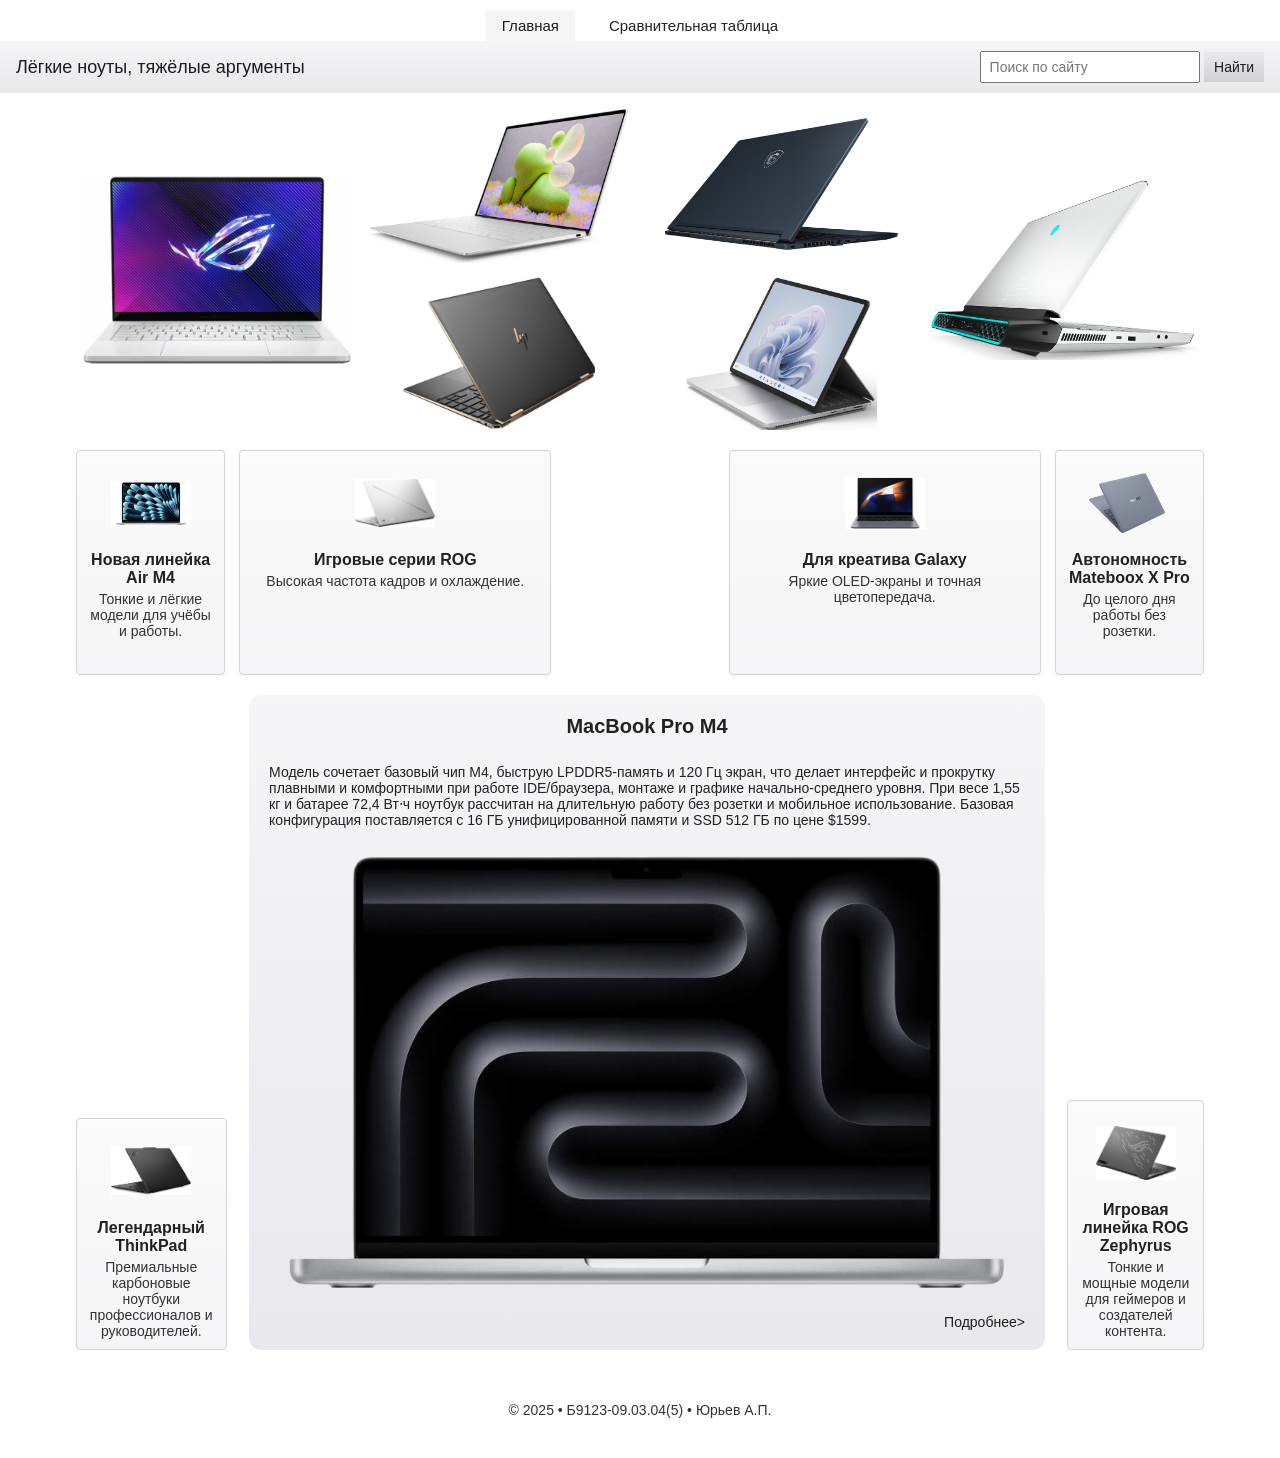
<file: index.html>
<!DOCTYPE html>
<html lang="ru">
<head>
  <meta charset="UTF-8">
  <meta name="viewport" content="width=device-width, initial-scale=1">
  <title>Ноутбуки — главная</title>
  <link rel="stylesheet" href="css/style.css">
</head>
<body>

  <nav class="topnav">
    <ul class="topnav__list">
      <li class="topnav__item topnav__item--active"><a href="#">Главная</a></li>
      <li class="topnav__item"><a href="data.html">Сравнительная таблица</a></li>
    </ul>
  </nav>

  <div class="brandbar">
    <div class="brandbar__inner">
      <span class="brandbar__logo">Лёгкие ноуты, тяжёлые аргументы</span>
      <div class="brandbar__search">
        <input type="text" placeholder="Поиск по сайту">
        <button type="button">Найти</button>
      </div>
    </div>
  </div>

  <main class="page">

    <div class="gallery">
      <div class="column column-tall">
        <div class="cell">
          <a href="laptop.html">
            <img src="images/ROG_Zephyrus.jpeg" alt="Фото 1">
          </a>
        </div>
      </div>

      <div class="column column-mid">
        <div class="cell">
          <img src="images/XPS_13.jpg" alt="Фото 2">
        </div>
        <div class="cell">
          <img src="images/HP_Spectre_x360.jpeg" alt="Фото 3">
        </div>
      </div>

      <div class="column column-mid">
        <div class="cell">
          <img src="images/MSI_Stealth_16_Studio.jpeg" alt="Фото 4">
        </div>
        <div class="cell">
          <img src="images/Microsoft-Surface-Laptop-Studio.jpeg" alt="Фото 5">
        </div>
      </div>

      <div class="column column-tall">
        <div class="cell">
          <img src="images/Alienware_Area_51m_R2.jpeg" alt="Фото 6">
        </div>
      </div>
    </div>

    <div class="cards cards--top">
      <article class="card card--narrow">
        <img class="card__pic" src="images/Macbook_Air.jpeg" alt="Мини">
        <h3 class="card__title">Новая линейка Air M4</h3>
        <p class="card__text">Тонкие и лёгкие модели для учёбы и работы.</p>
      </article>

      <article class="card card--wide">
        <img class="card__pic" src="images/ROG_Zephyrus_1.jpeg" alt="Мини">
        <h3 class="card__title">Игровые серии ROG</h3>
        <p class="card__text">Высокая частота кадров и охлаждение.</p>
      </article>

      <div class="cards__spacer" aria-hidden="true"></div>

      <article class="card card--wide">
        <img class="card__pic" src="images/Samsung_Galaxy_Book4_Ultra.jpeg" alt="Мини">
        <h3 class="card__title">Для креатива Galaxy</h3>
        <p class="card__text">Яркие OLED‑экраны и точная цветопередача.</p>
      </article>

      <article class="card card--narrow">
        <img class="card__pic" src="images/Huawei_Matebook_X_Pro.png" alt="Мини">
        <h3 class="card__title">Автономность Mateboox X Pro</h3>
        <p class="card__text">До целого дня работы без розетки.</p>
      </article>
    </div>

    <div class="feature-row">
      <article class="card card--side">
        <img class="card__pic" src="images/Lenovo_ThinkPad_X1.jpg" alt="Мини">
        <h3 class="card__title">Легендарный ThinkPad</h3>
        <p class="card__text">Премиальные карбоновые ноутбуки профессионалов и руководителей.
        </p>
      </article>

      <div class="feature">
        <h2 class="feature__title">MacBook Pro M4</h2>
        <p>Модель сочетает базовый чип M4, быструю LPDDR5‑память и 120 Гц экран, что делает интерфейс и прокрутку плавными и комфортными при работе IDE/браузера, монтаже и графике начально‑среднего уровня. При весе 1,55 кг и батарее 72,4 Вт⋅ч ноутбук рассчитан на длительную работу без розетки и мобильное использование. Базовая конфигурация поставляется с 16 ГБ унифицированной памяти и SSD 512 ГБ по цене $1599.</p>
        <div class="feature__image">
          <img src="images/Macbook_Pro.png" alt="Широкое изображение">
        </div>
        <a class="feature__more" href="#">Подробнее&gt;</a>
      </div>

      <article class="card card--side">
        <img class="card__pic" src="images/ROG_Zephyrus_2.jpeg" alt="Мини">
        <h3 class="card__title">Игровая линейка ROG Zephyrus</h3>
        <p class="card__text">Тонкие и мощные модели для геймеров и создателей контента.
        </p>
      </article>
    </div>

  </main>

  <footer class="footer">
    <p>© 2025 • Б9123-09.03.04(5) • Юрьев А.П.</p>
  </footer>

</body>
</html>
</file>
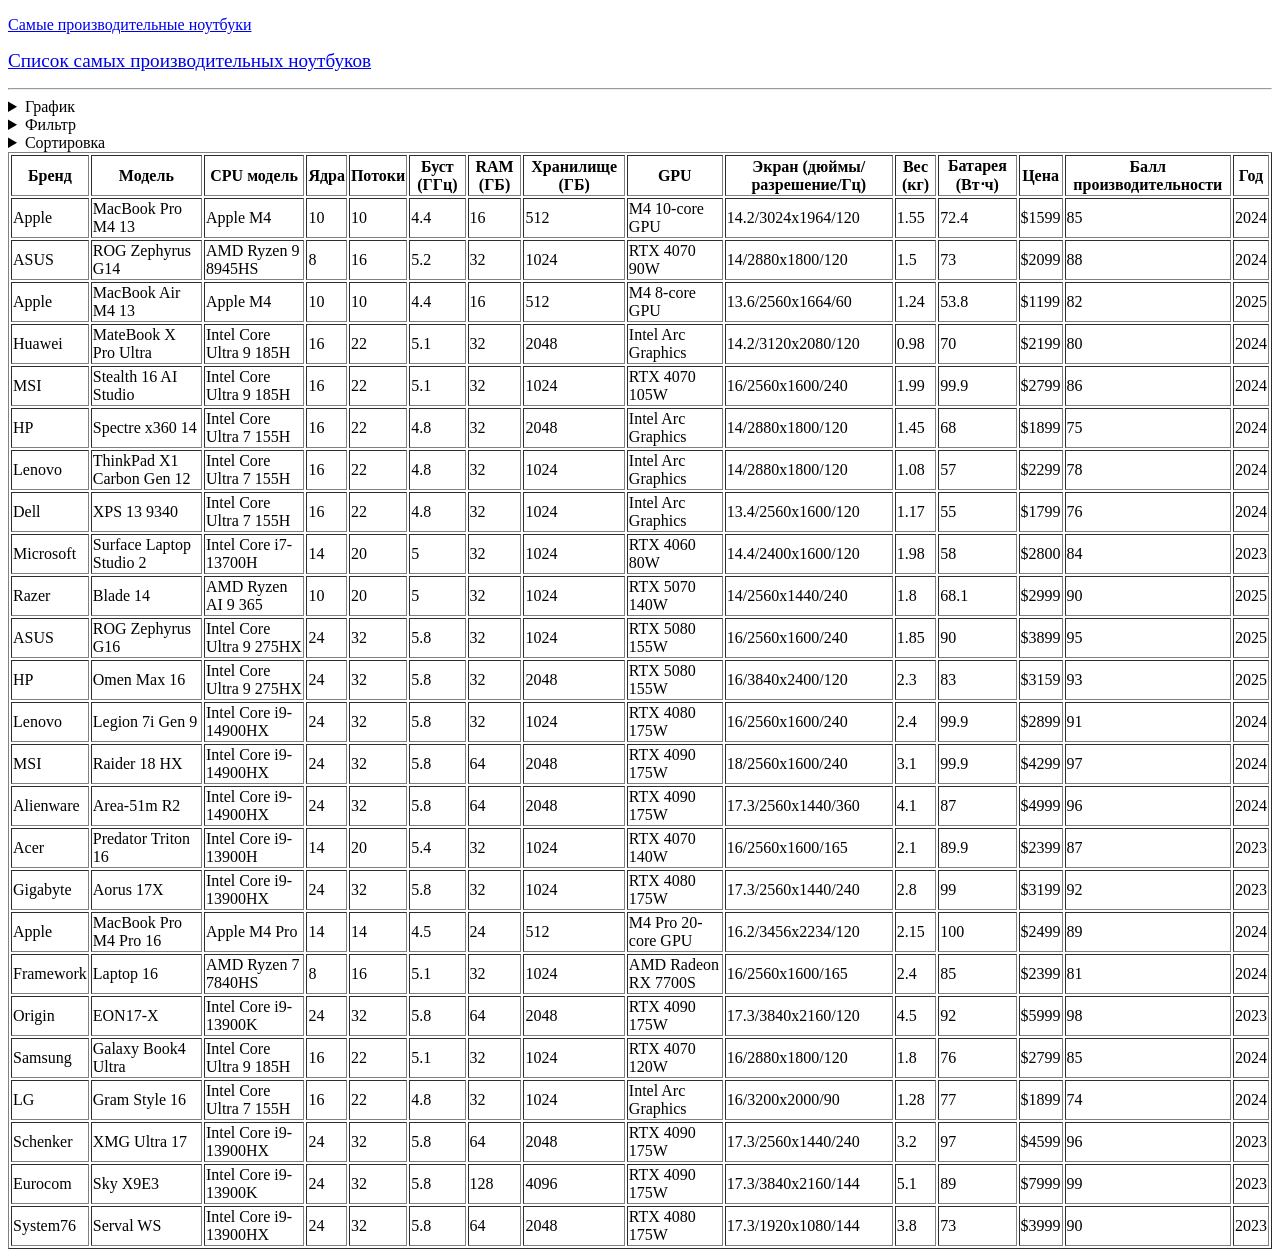
<file: data.html>
<!DOCTYPE html>
<html lang="ru">
	<head>
		<meta charset="utf-8">
		<meta name="viewport" content="width=device-width, initial-scale=1">
		<title>Новая страница</title>
	</head>
	<body>
		<div class="links">
			<p><a href="index.html">Самые производительные ноутбуки</a></p>
			<p>
				<a href="data.html"
					><big>Список самых производительных ноутбуков</big></a
				>
			</p>
		</div>
		<hr>
		<div class="filters">
			<details>
				<summary>График</summary>
				<p><b>Значение по оси OX:</b></p>
				<form>
					<label> <input type="radio" id="manufacturer" name="quest_1" value="1_1">Производитель </label><br>
   				<label> <input type="radio" id="year" name="quest_1" value="1_2">Год </label><br>
   				<label> <input type="radio" id="model" name="quest_1" value="1_3">Модель </label>
				</form>
				<p><b>Значение по оси OY:</b></p>
				<form>
					<label> <input type="checkbox" id="max_price" name="quest_2" value="2_1">Максимальная цена </label><br>
   				<label> <input type="checkbox" id="min_price" name="quest_2" value="2_2">Минимальная цена </label><br>
   				<label> <input type="checkbox" id="performance_average" name="quest_2" value="2_3">Средний балл производительности </label>
				</form>
				<p><input type="button" id="build" value="Построить"></p>
				<p>Здесь будет график</p>
			</details>
			<details>
				<summary>Фильтр</summary>
				<form>
					<p>Бренд: <input type="text" name="brand" id="brand"></p>
					<p>Модель: <input type="text" name="model_input" id="model_input"></p>
					<p>CPU модель: <input type="text" name="CPU" id="CPU"></p>
					<p>Ядра: от <input type="text" name="kernel" id="kernel_min"> до <input type="text" name="kernel" id="kernel_max"></p>
					<p>Потоки: от <input type="text" name="threads" id="threads_min"> до <input type="text" name="threads" id="threads_max"></p>
					<p>Буст (ГГц): от <input type="text" name="boost" id="boost_min"> до <input type="text" name="boost" id="boost_max"></p>
					<p>RAM (ГБ): от <input type="text" name="RAM" id="RAM_min"> до <input type="text" name="RAM" id="RAM_max"></p>
					<p>Хранилище (ГБ): от <input type="text" name="storage" id="storage_min"> до <input type="text" name="storage" id="storage_max"></p>
					<p>GPU: <input type="text" name="GPU" id="GPU"></p>
					<p>Экран (дюймы/разрешение/Гц): <input type="text" name="screen" id="screen"></p>
					<p>Вес (кг): от <input type="text" name="weight" id="weight_min"> до <input type="text" name="weight" id="weight_max"></p>
					<p>Батарея (Вт⋅ч): от <input type="text" name="battery" id="battery_min"> до <input type="text" name="battery" id="battery_max"></p>
					<p>Цена: от <input type="text" name="price" id="price_min"> до <input type="text" name="price" id="price_max"></p>
					<p>Балл производительности: от <input type="text" name="performance_min" id="performance"> до <input type="text" name="performance" id="performance_max"></p>
					<p>Год: от <input type="text" name="year" id="year_min"> до <input type="text" name="year" id="year_max"></p>
				</form>
				<p><input type="button" id="find" value="Найти"></p>
			</details>
			<details>
				<summary>Сортировка</summary>
				<p>
				<label for="task_1">
          Первый уровень:
          <select id="task_1">
            <option value="0">Нет</option>
            <option value="1">Бренд</option>
            <option value="2">Модель</option>
            <option value="3">CPU модель</option>
						<option value="4">Ядра</option>
						<option value="5">Потоки</option>
						<option value="6">Буст (ГГц)</option>
						<option value="7">RAM (ГБ)</option>
						<option value="8">Хранилище (ГБ)</option>
						<option value="9">GPU</option>
						<option value="10">Экран (дюймы/разрешение/Гц)</option>
						<option value="11">Вес (кг)</option>
						<option value="12">Батарея (Вт⋅ч)</option>
						<option value="13">Цена</option>
						<option value="14">Балл производительности</option>
						<option value="15">Год</option>
          </select>
        </label>
				<label> 
					По убыванию?
					<input type="checkbox" id="yes_or_no_1" name="quest_2" value="2_1"></label>
				</p>
				<p>
				<label for="task_2">
          Второй уровень:
          <select id="task_2">
            <option value="0">Нет</option>
            <option value="1">Бренд</option>
            <option value="2">Модель</option>
            <option value="3">CPU модель</option>
						<option value="4">Ядра</option>
						<option value="5">Потоки</option>
						<option value="6">Буст (ГГц)</option>
						<option value="7">RAM (ГБ)</option>
						<option value="8">Хранилище (ГБ)</option>
						<option value="9">GPU</option>
						<option value="10">Экран (дюймы/разрешение/Гц)</option>
						<option value="11">Вес (кг)</option>
						<option value="12">Батарея (Вт⋅ч)</option>
						<option value="13">Цена</option>
						<option value="14">Балл производительности</option>
						<option value="15">Год</option>
          </select>
        </label>
				<label> 
					По убыванию?
					<input type="checkbox" id="yes_or_no_2" name="quest_2" value="2_1"></label>
				</p>
				<p>
				<label for="task_3">
          Третий уровень:
          <select id="task_3">
						<option value="0">Нет</option>
            <option value="1">Бренд</option>
            <option value="2">Модель</option>
            <option value="3">CPU модель</option>
						<option value="4">Ядра</option>
						<option value="5">Потоки</option>
						<option value="6">Буст (ГГц)</option>
						<option value="7">RAM (ГБ)</option>
						<option value="8">Хранилище (ГБ)</option>
						<option value="9">GPU</option>
						<option value="10">Экран (дюймы/разрешение/Гц)</option>
						<option value="11">Вес (кг)</option>
						<option value="12">Батарея (Вт⋅ч)</option>
						<option value="13">Цена</option>
						<option value="14">Балл производительности</option>
						<option value="15">Год</option>
          </select>
        </label>
				<label> 
					По убыванию?
					<input type="checkbox" id="yes_or_no_3" name="quest_2" value="2_1"></label>
				</p>
				<p><input type="button" id="sort" value="Сортировать"></p>
			</details>
		</div>
		<div class="table">
			<table border="1" align="middle">
				<thead>
					<tr>
						<th scope="col">Бренд</th>
						<th scope="col">Модель</th>
						<th scope="col">CPU модель</th>
						<th scope="col">Ядра</th>
						<th scope="col">Потоки</th>
						<th scope="col">Буст (ГГц)</th>
						<th scope="col">RAM (ГБ)</th>
						<th scope="col">Хранилище (ГБ)</th>
						<th scope="col">GPU</th>
						<th scope="col">Экран (дюймы/разрешение/Гц)</th>
						<th scope="col">Вес (кг)</th>
						<th scope="col">Батарея (Вт⋅ч)</th>
						<th scope="col">Цена</th>
						<th scope="col">Балл производительности</th>
						<th scope="col">Год</th>
					</tr>
				</thead>
				<tbody>
					<tr>
						<td>Apple</td>
						<td>MacBook Pro M4 13</td>
						<td>Apple M4</td>
						<td>10</td>
						<td>10</td>
						<td>4.4</td>
						<td>16</td>
						<td>512</td>
						<td>M4 10-core GPU</td>
						<td>14.2/3024x1964/120</td>
						<td>1.55</td>
						<td>72.4</td>
						<td>$1599</td>
						<td>85</td>
						<td>2024</td>
					</tr>
					<tr>
						<td>ASUS</td>
						<td>ROG Zephyrus G14</td>
						<td>AMD Ryzen 9 8945HS</td>
						<td>8</td>
						<td>16</td>
						<td>5.2</td>
						<td>32</td>
						<td>1024</td>
						<td>RTX 4070 90W</td>
						<td>14/2880x1800/120</td>
						<td>1.5</td>
						<td>73</td>
						<td>$2099</td>
						<td>88</td>
						<td>2024</td>
					</tr>
					<tr>
						<td>Apple</td>
						<td>MacBook Air M4 13</td>
						<td>Apple M4</td>
						<td>10</td>
						<td>10</td>
						<td>4.4</td>
						<td>16</td>
						<td>512</td>
						<td>M4 8-core GPU</td>
						<td>13.6/2560x1664/60</td>
						<td>1.24</td>
						<td>53.8</td>
						<td>$1199</td>
						<td>82</td>
						<td>2025</td>
					</tr>
					<tr>
						<td>Huawei</td>
						<td>MateBook X Pro Ultra</td>
						<td>Intel Core Ultra 9 185H</td>
						<td>16</td>
						<td>22</td>
						<td>5.1</td>
						<td>32</td>
						<td>2048</td>
						<td>Intel Arc Graphics</td>
						<td>14.2/3120x2080/120</td>
						<td>0.98</td>
						<td>70</td>
						<td>$2199</td>
						<td>80</td>
						<td>2024</td>
					</tr>
					<tr>
						<td>MSI</td>
						<td>Stealth 16 AI Studio</td>
						<td>Intel Core Ultra 9 185H</td>
						<td>16</td>
						<td>22</td>
						<td>5.1</td>
						<td>32</td>
						<td>1024</td>
						<td>RTX 4070 105W</td>
						<td>16/2560x1600/240</td>
						<td>1.99</td>
						<td>99.9</td>
						<td>$2799</td>
						<td>86</td>
						<td>2024</td>
					</tr>
					<tr>
						<td>HP</td>
						<td>Spectre x360 14</td>
						<td>Intel Core Ultra 7 155H</td>
						<td>16</td>
						<td>22</td>
						<td>4.8</td>
						<td>32</td>
						<td>2048</td>
						<td>Intel Arc Graphics</td>
						<td>14/2880x1800/120</td>
						<td>1.45</td>
						<td>68</td>
						<td>$1899</td>
						<td>75</td>
						<td>2024</td>
					</tr>
					<tr>
						<td>Lenovo</td>
						<td>ThinkPad X1 Carbon Gen 12</td>
						<td>Intel Core Ultra 7 155H</td>
						<td>16</td>
						<td>22</td>
						<td>4.8</td>
						<td>32</td>
						<td>1024</td>
						<td>Intel Arc Graphics</td>
						<td>14/2880x1800/120</td>
						<td>1.08</td>
						<td>57</td>
						<td>$2299</td>
						<td>78</td>
						<td>2024</td>
					</tr>
					<tr>
						<td>Dell</td>
						<td>XPS 13 9340</td>
						<td>Intel Core Ultra 7 155H</td>
						<td>16</td>
						<td>22</td>
						<td>4.8</td>
						<td>32</td>
						<td>1024</td>
						<td>Intel Arc Graphics</td>
						<td>13.4/2560x1600/120</td>
						<td>1.17</td>
						<td>55</td>
						<td>$1799</td>
						<td>76</td>
						<td>2024</td>
					</tr>
					<tr>
						<td>Microsoft</td>
						<td>Surface Laptop Studio 2</td>
						<td>Intel Core i7-13700H</td>
						<td>14</td>
						<td>20</td>
						<td>5.0</td>
						<td>32</td>
						<td>1024</td>
						<td>RTX 4060 80W</td>
						<td>14.4/2400x1600/120</td>
						<td>1.98</td>
						<td>58</td>
						<td>$2800</td>
						<td>84</td>
						<td>2023</td>
					</tr>
					<tr>
						<td>Razer</td>
						<td>Blade 14</td>
						<td>AMD Ryzen AI 9 365</td>
						<td>10</td>
						<td>20</td>
						<td>5.0</td>
						<td>32</td>
						<td>1024</td>
						<td>RTX 5070 140W</td>
						<td>14/2560x1440/240</td>
						<td>1.8</td>
						<td>68.1</td>
						<td>$2999</td>
						<td>90</td>
						<td>2025</td>
					</tr>
					<tr>
						<td>ASUS</td>
						<td>ROG Zephyrus G16</td>
						<td>Intel Core Ultra 9 275HX</td>
						<td>24</td>
						<td>32</td>
						<td>5.8</td>
						<td>32</td>
						<td>1024</td>
						<td>RTX 5080 155W</td>
						<td>16/2560x1600/240</td>
						<td>1.85</td>
						<td>90</td>
						<td>$3899</td>
						<td>95</td>
						<td>2025</td>
					</tr>
					<tr>
						<td>HP</td>
						<td>Omen Max 16</td>
						<td>Intel Core Ultra 9 275HX</td>
						<td>24</td>
						<td>32</td>
						<td>5.8</td>
						<td>32</td>
						<td>2048</td>
						<td>RTX 5080 155W</td>
						<td>16/3840x2400/120</td>
						<td>2.3</td>
						<td>83</td>
						<td>$3159</td>
						<td>93</td>
						<td>2025</td>
					</tr>
					<tr>
						<td>Lenovo</td>
						<td>Legion 7i Gen 9</td>
						<td>Intel Core i9-14900HX</td>
						<td>24</td>
						<td>32</td>
						<td>5.8</td>
						<td>32</td>
						<td>1024</td>
						<td>RTX 4080 175W</td>
						<td>16/2560x1600/240</td>
						<td>2.4</td>
						<td>99.9</td>
						<td>$2899</td>
						<td>91</td>
						<td>2024</td>
					</tr>
					<tr>
						<td>MSI</td>
						<td>Raider 18 HX</td>
						<td>Intel Core i9-14900HX</td>
						<td>24</td>
						<td>32</td>
						<td>5.8</td>
						<td>64</td>
						<td>2048</td>
						<td>RTX 4090 175W</td>
						<td>18/2560x1600/240</td>
						<td>3.1</td>
						<td>99.9</td>
						<td>$4299</td>
						<td>97</td>
						<td>2024</td>
					</tr>
					<tr>
						<td>Alienware</td>
						<td>Area-51m R2</td>
						<td>Intel Core i9-14900HX</td>
						<td>24</td>
						<td>32</td>
						<td>5.8</td>
						<td>64</td>
						<td>2048</td>
						<td>RTX 4090 175W</td>
						<td>17.3/2560x1440/360</td>
						<td>4.1</td>
						<td>87</td>
						<td>$4999</td>
						<td>96</td>
						<td>2024</td>
					</tr>
					<tr>
						<td>Acer</td>
						<td>Predator Triton 16</td>
						<td>Intel Core i9-13900H</td>
						<td>14</td>
						<td>20</td>
						<td>5.4</td>
						<td>32</td>
						<td>1024</td>
						<td>RTX 4070 140W</td>
						<td>16/2560x1600/165</td>
						<td>2.1</td>
						<td>89.9</td>
						<td>$2399</td>
						<td>87</td>
						<td>2023</td>
					</tr>
					<tr>
						<td>Gigabyte</td>
						<td>Aorus 17X</td>
						<td>Intel Core i9-13900HX</td>
						<td>24</td>
						<td>32</td>
						<td>5.8</td>
						<td>32</td>
						<td>1024</td>
						<td>RTX 4080 175W</td>
						<td>17.3/2560x1440/240</td>
						<td>2.8</td>
						<td>99</td>
						<td>$3199</td>
						<td>92</td>
						<td>2023</td>
					</tr>
					<tr>
						<td>Apple</td>
						<td>MacBook Pro M4 Pro 16</td>
						<td>Apple M4 Pro</td>
						<td>14</td>
						<td>14</td>
						<td>4.5</td>
						<td>24</td>
						<td>512</td>
						<td>M4 Pro 20-core GPU</td>
						<td>16.2/3456x2234/120</td>
						<td>2.15</td>
						<td>100</td>
						<td>$2499</td>
						<td>89</td>
						<td>2024</td>
					</tr>
					<tr>
						<td>Framework</td>
						<td>Laptop 16</td>
						<td>AMD Ryzen 7 7840HS</td>
						<td>8</td>
						<td>16</td>
						<td>5.1</td>
						<td>32</td>
						<td>1024</td>
						<td>AMD Radeon RX 7700S</td>
						<td>16/2560x1600/165</td>
						<td>2.4</td>
						<td>85</td>
						<td>$2399</td>
						<td>81</td>
						<td>2024</td>
					</tr>
					<tr>
						<td>Origin</td>
						<td>EON17-X</td>
						<td>Intel Core i9-13900K</td>
						<td>24</td>
						<td>32</td>
						<td>5.8</td>
						<td>64</td>
						<td>2048</td>
						<td>RTX 4090 175W</td>
						<td>17.3/3840x2160/120</td>
						<td>4.5</td>
						<td>92</td>
						<td>$5999</td>
						<td>98</td>
						<td>2023</td>
					</tr>
					<tr>
						<td>Samsung</td>
						<td>Galaxy Book4 Ultra</td>
						<td>Intel Core Ultra 9 185H</td>
						<td>16</td>
						<td>22</td>
						<td>5.1</td>
						<td>32</td>
						<td>1024</td>
						<td>RTX 4070 120W</td>
						<td>16/2880x1800/120</td>
						<td>1.8</td>
						<td>76</td>
						<td>$2799</td>
						<td>85</td>
						<td>2024</td>
					</tr>
					<tr>
						<td>LG</td>
						<td>Gram Style 16</td>
						<td>Intel Core Ultra 7 155H</td>
						<td>16</td>
						<td>22</td>
						<td>4.8</td>
						<td>32</td>
						<td>1024</td>
						<td>Intel Arc Graphics</td>
						<td>16/3200x2000/90</td>
						<td>1.28</td>
						<td>77</td>
						<td>$1899</td>
						<td>74</td>
						<td>2024</td>
					</tr>
					<tr>
						<td>Schenker</td>
						<td>XMG Ultra 17</td>
						<td>Intel Core i9-13900HX</td>
						<td>24</td>
						<td>32</td>
						<td>5.8</td>
						<td>64</td>
						<td>2048</td>
						<td>RTX 4090 175W</td>
						<td>17.3/2560x1440/240</td>
						<td>3.2</td>
						<td>97</td>
						<td>$4599</td>
						<td>96</td>
						<td>2023</td>
					</tr>
					<tr>
						<td>Eurocom</td>
						<td>Sky X9E3</td>
						<td>Intel Core i9-13900K</td>
						<td>24</td>
						<td>32</td>
						<td>5.8</td>
						<td>128</td>
						<td>4096</td>
						<td>RTX 4090 175W</td>
						<td>17.3/3840x2160/144</td>
						<td>5.1</td>
						<td>89</td>
						<td>$7999</td>
						<td>99</td>
						<td>2023</td>
					</tr>
					<tr>
						<td>System76</td>
						<td>Serval WS</td>
						<td>Intel Core i9-13900HX</td>
						<td>24</td>
						<td>32</td>
						<td>5.8</td>
						<td>64</td>
						<td>2048</td>
						<td>RTX 4080 175W</td>
						<td>17.3/1920x1080/144</td>
						<td>3.8</td>
						<td>73</td>
						<td>$3999</td>
						<td>90</td>
						<td>2023</td>
					</tr>
				</tbody>
				</table>
			</div>
			<script src="JavaScript/data.js"></script>
			<script src="JavaScript/table.js"></script>
			<script src="JavaScript/filter.js"></script>
			<script src="JavaScript/sort.js"></script>
			<script src="JavaScript/main.js"></script>
		</body>
	</html>
</file>
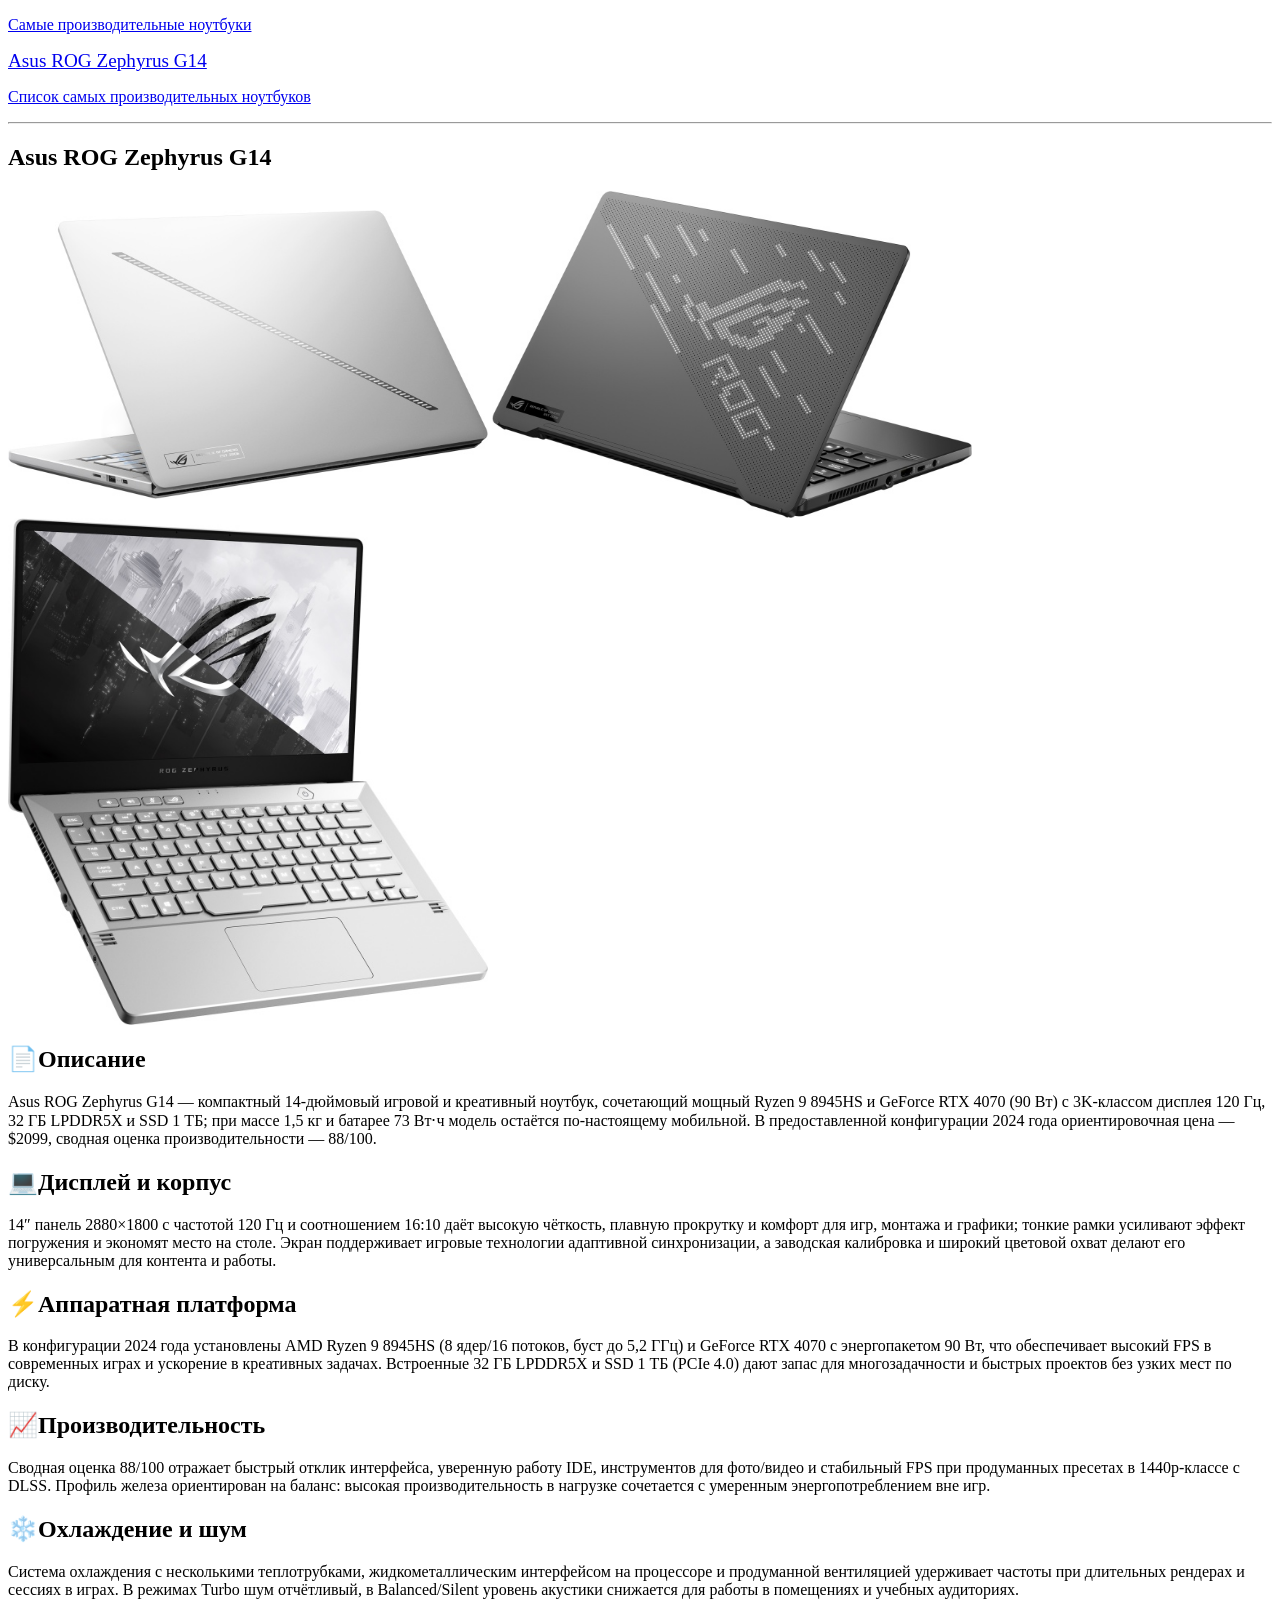
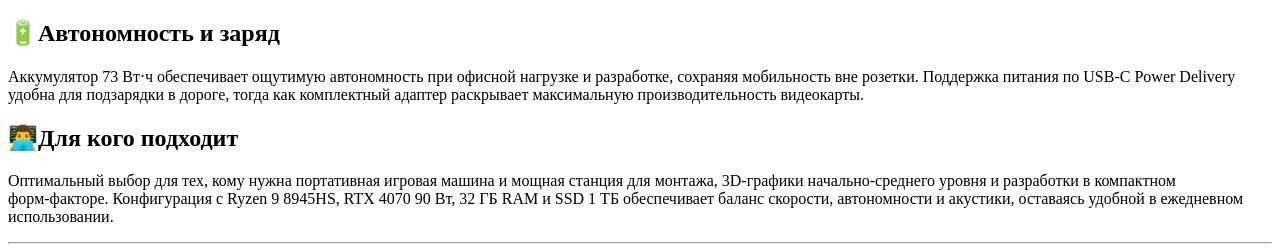
<file: laptop.html>
<!DOCTYPE html>
<html lang="ru">
	<head>
		<meta charset="utf-8">
		<meta name="viewport" content="width=device-width, initial-scale=1">
		<title>ROG Zephyrus</title>
	</head>
	<body>
		<div class="links">
			<p><a href="index.html">Самые производительные ноутбуки</a></p>
			<p><a href="laptop.html"><big>Asus ROG Zephyrus G14</big></a></p>
			<p><a href="data.html">Список самых производительных ноутбуков</a></p>
		</div>
		<hr>
		<div class="name">
			<h2>Asus ROG Zephyrus G14</h2>
		</div>
		<div class="devices">
			<p>
				<img alt=”ROG_Zephyrus1” src="images/ROG_Zephyrus_1.jpeg" width="480" align="middle">
				<img alt=”ROG_Zephyrus2” src="images/ROG_Zephyrus_2.jpeg" width="480" align="middle">
				<img alt=”ROG_Zephyrus3” src="images/ROG_Zephyrus_3.jpeg" width="480" align="middle">
			</p>
			<h2><b>📄Описание</b></h2>
			<p>
				Asus ROG Zephyrus G14 — компактный 14‑дюймовый игровой и креативный ноутбук, сочетающий мощный Ryzen 9 8945HS и GeForce RTX 4070 (90 Вт) с 3K‑классом дисплея 120 Гц, 32 ГБ LPDDR5X и SSD 1 ТБ; при массе 1,5 кг и батарее 73 Вт⋅ч модель остаётся по‑настоящему мобильной. В предоставленной конфигурации 2024 года ориентировочная цена — $2099, сводная оценка производительности — 88/100.
			</p>
			<h2><b>💻Дисплей и корпус</b></h2>
			<p>
				14″ панель 2880×1800 с частотой 120 Гц и соотношением 16:10 даёт высокую чёткость, плавную прокрутку и комфорт для игр, монтажа и графики; тонкие рамки усиливают эффект погружения и экономят место на столе. Экран поддерживает игровые технологии адаптивной синхронизации, а заводская калибровка и широкий цветовой охват делают его универсальным для контента и работы.
			</p>
			<h2><b>⚡️Аппаратная платформа</b></h2>
			<p>
				В конфигурации 2024 года установлены AMD Ryzen 9 8945HS (8 ядер/16 потоков, буст до 5,2 ГГц) и GeForce RTX 4070 с энергопакетом 90 Вт, что обеспечивает высокий FPS в современных играх и ускорение в креативных задачах. Встроенные 32 ГБ LPDDR5X и SSD 1 ТБ (PCIe 4.0) дают запас для многозадачности и быстрых проектов без узких мест по диску.
			</p>
			<h2><b>📈Производительность</b></h2>
			<p>
				Сводная оценка 88/100 отражает быстрый отклик интерфейса, уверенную работу IDE, инструментов для фото/видео и стабильный FPS при продуманных пресетах в 1440p‑классе с DLSS. Профиль железа ориентирован на баланс: высокая производительность в нагрузке сочетается с умеренным энергопотреблением вне игр.
			</p>
			<h2><b>❄️Охлаждение и шум</b></h2>
			<p>
				Система охлаждения с несколькими теплотрубками, жидкометаллическим интерфейсом на процессоре и продуманной вентиляцией удерживает частоты при длительных рендерах и сессиях в играх. В режимах Turbo шум отчётливый, в Balanced/Silent уровень акустики снижается для работы в помещениях и учебных аудиториях.
			</p>
			<h2><b>🔋Автономность и заряд</b></h2>
			<p>
				Аккумулятор 73 Вт⋅ч обеспечивает ощутимую автономность при офисной нагрузке и разработке, сохраняя мобильность вне розетки. Поддержка питания по USB‑C Power Delivery удобна для подзарядки в дороге, тогда как комплектный адаптер раскрывает максимальную производительность видеокарты.
			</p>
			<h2><b>👨‍💻Для кого подходит</b></h2>
			<p>
				Оптимальный выбор для тех, кому нужна портативная игровая машина и мощная станция для монтажа, 3D‑графики начально‑среднего уровня и разработки в компактном форм‑факторе. Конфигурация с Ryzen 9 8945HS, RTX 4070 90 Вт, 32 ГБ RAM и SSD 1 ТБ обеспечивает баланс скорости, автономности и акустики, оставаясь удобной в ежедневном использовании.
			</p>
		</div>
		<hr>
	</body>
</html>
</file>
<file: css/style.css>
* { box-sizing: border-box; }
html, body { margin: 0; padding: 0; }
body { font-family: Arial, sans-serif; color: #222; background: #fff; }

.topnav {
  padding: 10px 0 0;
  margin: 0;
  border-bottom: 0;
}

.topnav__list {
  list-style: none;
  margin: 0 auto;
  padding: 0 12px;
  max-width: none;
  width: 90%;
  display: flex;
  justify-content: center;
}

.topnav__item {
  margin: 0 9px; 
}

.topnav__item a {
  display: flex;
  padding: 8px 16px;
  text-decoration: none;
  color: #222;
  background: transparent;
  line-height: 1;
  font-size: 15px;
}

.topnav__item--active a { 
  background: linear-gradient(180deg, #f6f5f5, #f5f5f7); 
  color: #1d1d1f; 
}
.brandbar { 
  background: linear-gradient(180deg, #f5f5f7, #e8e8ed); 
}
.brandbar__inner {
  margin: 0;
  max-width: none;
  width: 100%;
  padding: 10px 16px;
  display: flex;
  justify-content: space-between;
  align-items: center;
}

.brandbar__logo {
  color: #1d1d1f;
  font-size: 18px;
  margin: 0;
}

.brandbar__search {
}

.brandbar__search input { padding: 6px 8px; font-size: 14px; width: 220px; }
.brandbar__search button {
  padding: 7px 10px;
  font-size: 14px;
  background: linear-gradient(180deg, #e8e8ed, #d1d1d6);
  color: #1d1d1f;
  border: none;
  cursor: pointer;
}

.page { max-width: none; width: 90%; margin: 16px auto; padding: 0 12px; }

.gallery {
  display: flex;
}

.column {
  flex-basis: 25%;
  padding: 0 7px; 
}

.column-tall {
  height: calc(24vw + 14px);
}

.column-mid {
  display: flex;
  flex-direction: column;
  gap: 14px;
}

.column-mid .cell {
  height: 12vw;
}

.cell {
  overflow: hidden;
  border-radius: 4px;
  height: 100%;
  display: flex;
}

.cell img {
  width: 100%;
  height: 100%;
  object-fit: contain;
}

.cards {
  margin: 20px 0;
}

.cards--top {
  display: grid;
  grid-template-columns: repeat(7, 1fr);
  gap: 14px; 
}

.cards--top .card {
  min-height: 25vh;
  text-align: center;
}

.cards--top .card--narrow {
  grid-column: span 1; 
}

.cards--top .card--wide {
  grid-column: span 2; 
}

.cards__spacer {
  grid-column: span 1;
  border: none;
  background: none;
  padding: 0;
}

.cards--top .card:last-child {
  margin-right: 0;
}

.card {
  border: 1px solid #d2d2d7;
  padding: 12px 12px 10px;
  border-radius: 4px;
  background: linear-gradient(180deg, #fafafa, #f5f5f7);
  text-align: center;
  display: flex;
  flex-direction: column;
  align-items: center;
}

.card__pic {
  width: 6vw;
  height: 6vw;
  min-width: 80px;
  min-height: 80px;
  max-width: 120px;
  max-height: 120px;
  object-fit: contain;
}

.card__title {
  margin: 8px 0 4px;
  font-size: 16px;
}

.card__text {
  margin: 0;
  font-size: 14px;
  color: #333;
  overflow-wrap: break-word; 
}

.feature-row {
  margin: 20px 0;
  min-height: 40vh;
  display: flex;
  align-items: flex-end;
}

.card--side {
  font-size: 14px;
}

.feature {
  margin: 0 2%;
  background: linear-gradient(180deg, #f5f5f7, #e8e8ed);
  border-radius: 12px;
  padding: 20px;
  min-height: 200px;
  font-size: 14px;
  display: flex;
  flex-direction: column;
}

.feature__title {
  text-align: center;
  margin: 0 0 12px;
  font-size: 20px;
}

.feature__image {
  border-radius: 10px;
  padding: 10px;
  height: calc(100% - 50px);
  display: flex;
}

.feature__image img {
  width: 100%;
  height: 100%;
  object-fit: contain;
}

.feature__more {
  align-self: flex-end;
  margin-top: 10px;
  text-decoration: none;
  color: #1d1d1f;
  font-size: 14px;
}

.footer {
  text-align: center;
  color: #333;
  padding: 18px 12px 26px;
  font-size: 14px;
}

@media (max-width: 800px) {

  .brandbar__inner {
    flex-direction: column; 
    align-items: center;
    gap: 10px;
  }

  .brandbar__search input {
    width: 200px; 
  }

  .gallery {
    flex-direction: column;
  }

  .column {
    flex-basis: 100%; 
    margin-bottom: 14px; 
  }

  .column-tall {
    height: 300px; 
  }

  .column-mid .cell {
    height: 200px; 
  }

  .cards--top {
    grid-template-columns: 1fr;
  }

  .cards--top .card {
    margin-right: 0px;
    margin-bottom: 15px; 
    height: auto; 
    justify-self: center;
  }

  .cards--top .card--narrow,
  .cards--top .card--wide {
    flex-basis: 100%; 
    width: 100%;
    max-width: 450px; 
  }

  .cards__spacer {
    display: none;
  }

  .feature-row {
    flex-direction: column; 
    align-items: center; 
  }

  .card--side,
  .feature {
    flex-basis: 100%;
    width: 100%;
    max-width: 450px;
  }

  .feature {
    margin: 15px 0; 
  }
  
  .card--side:last-child {
    margin-top: 15px;
  }
}
</file>
